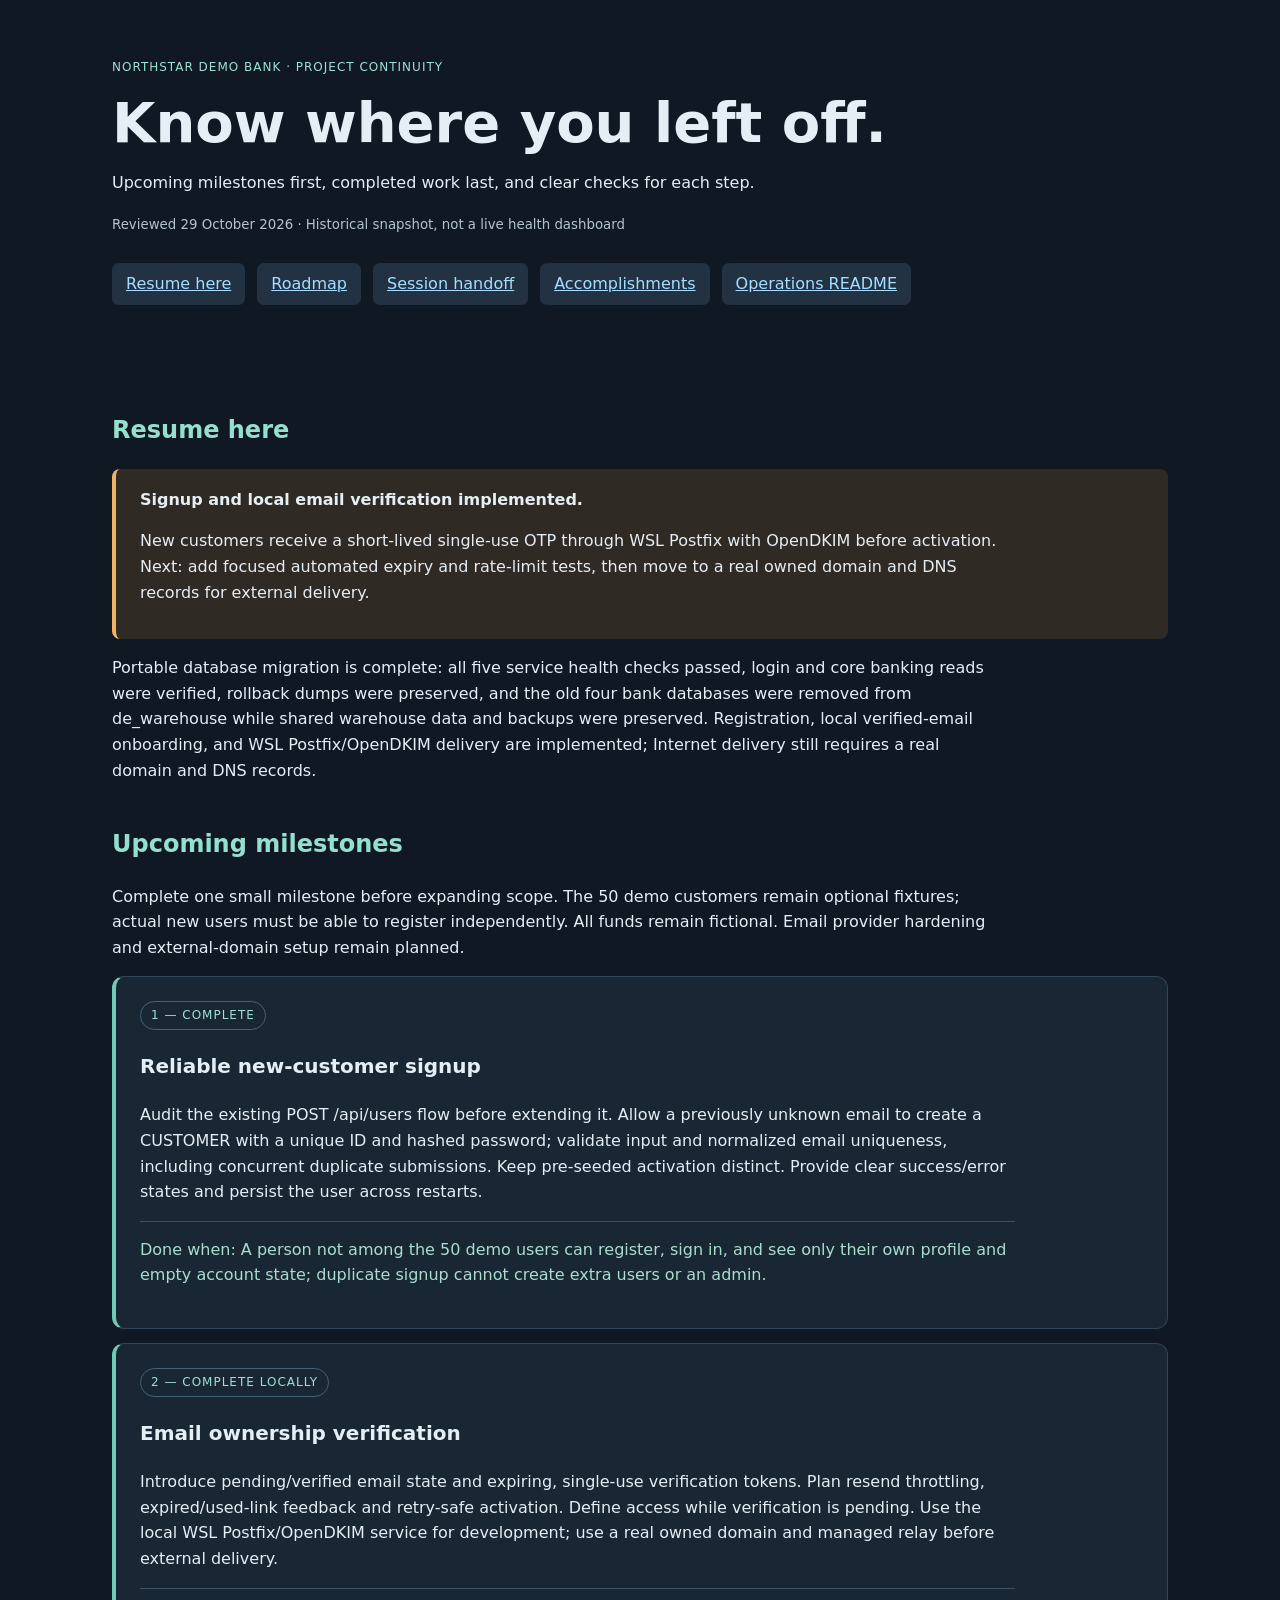
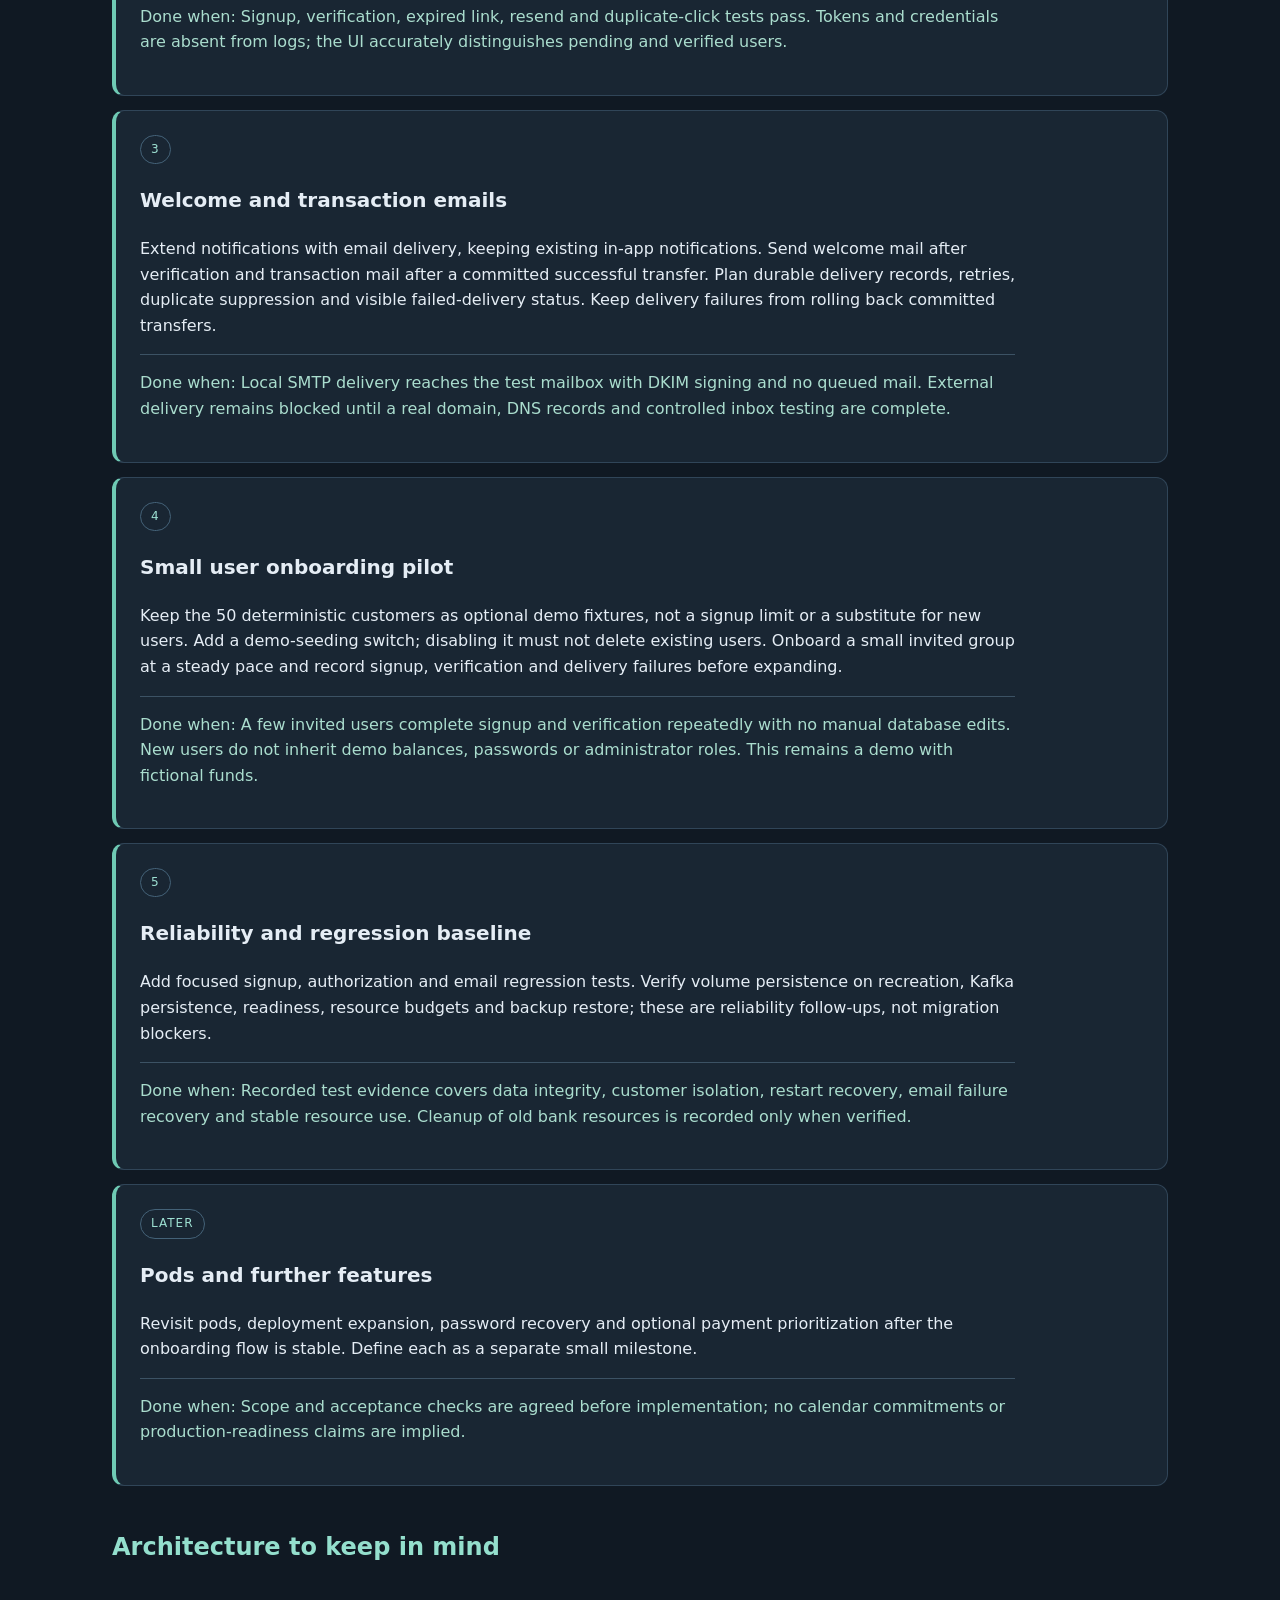
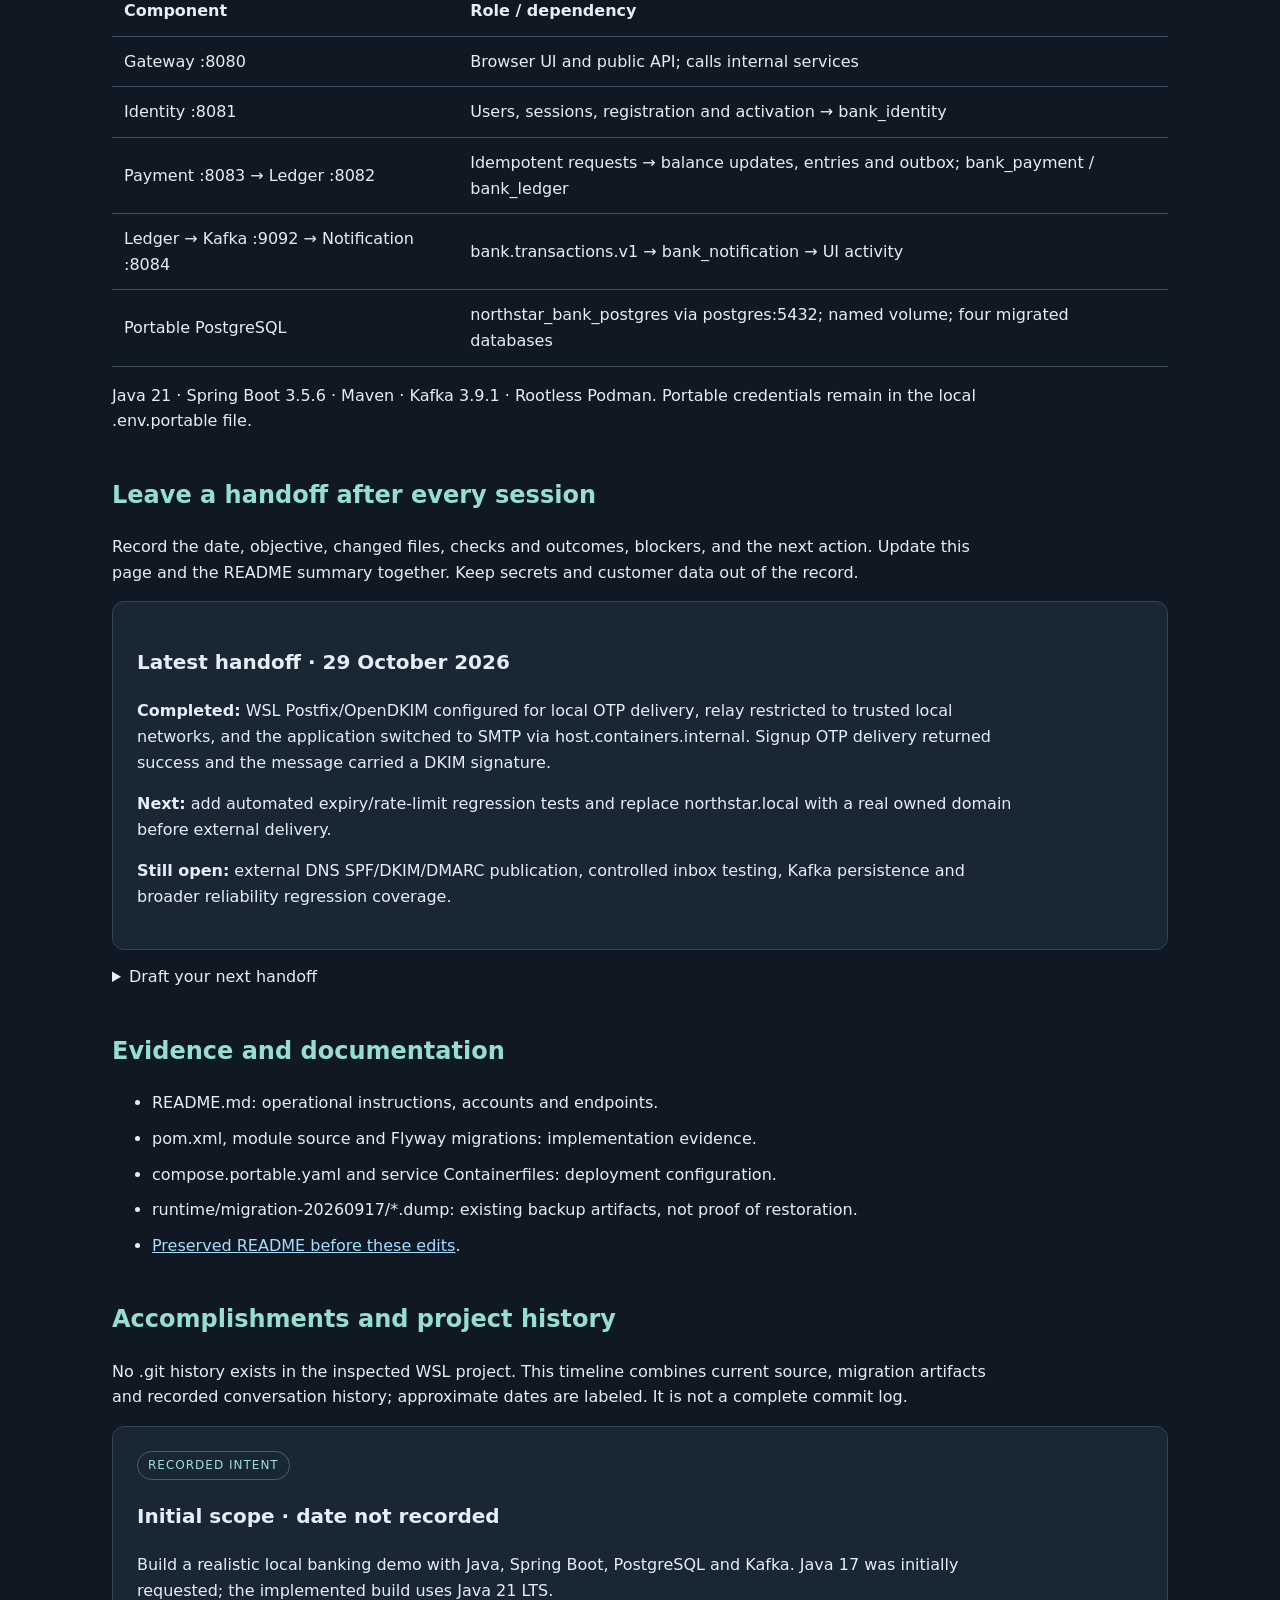
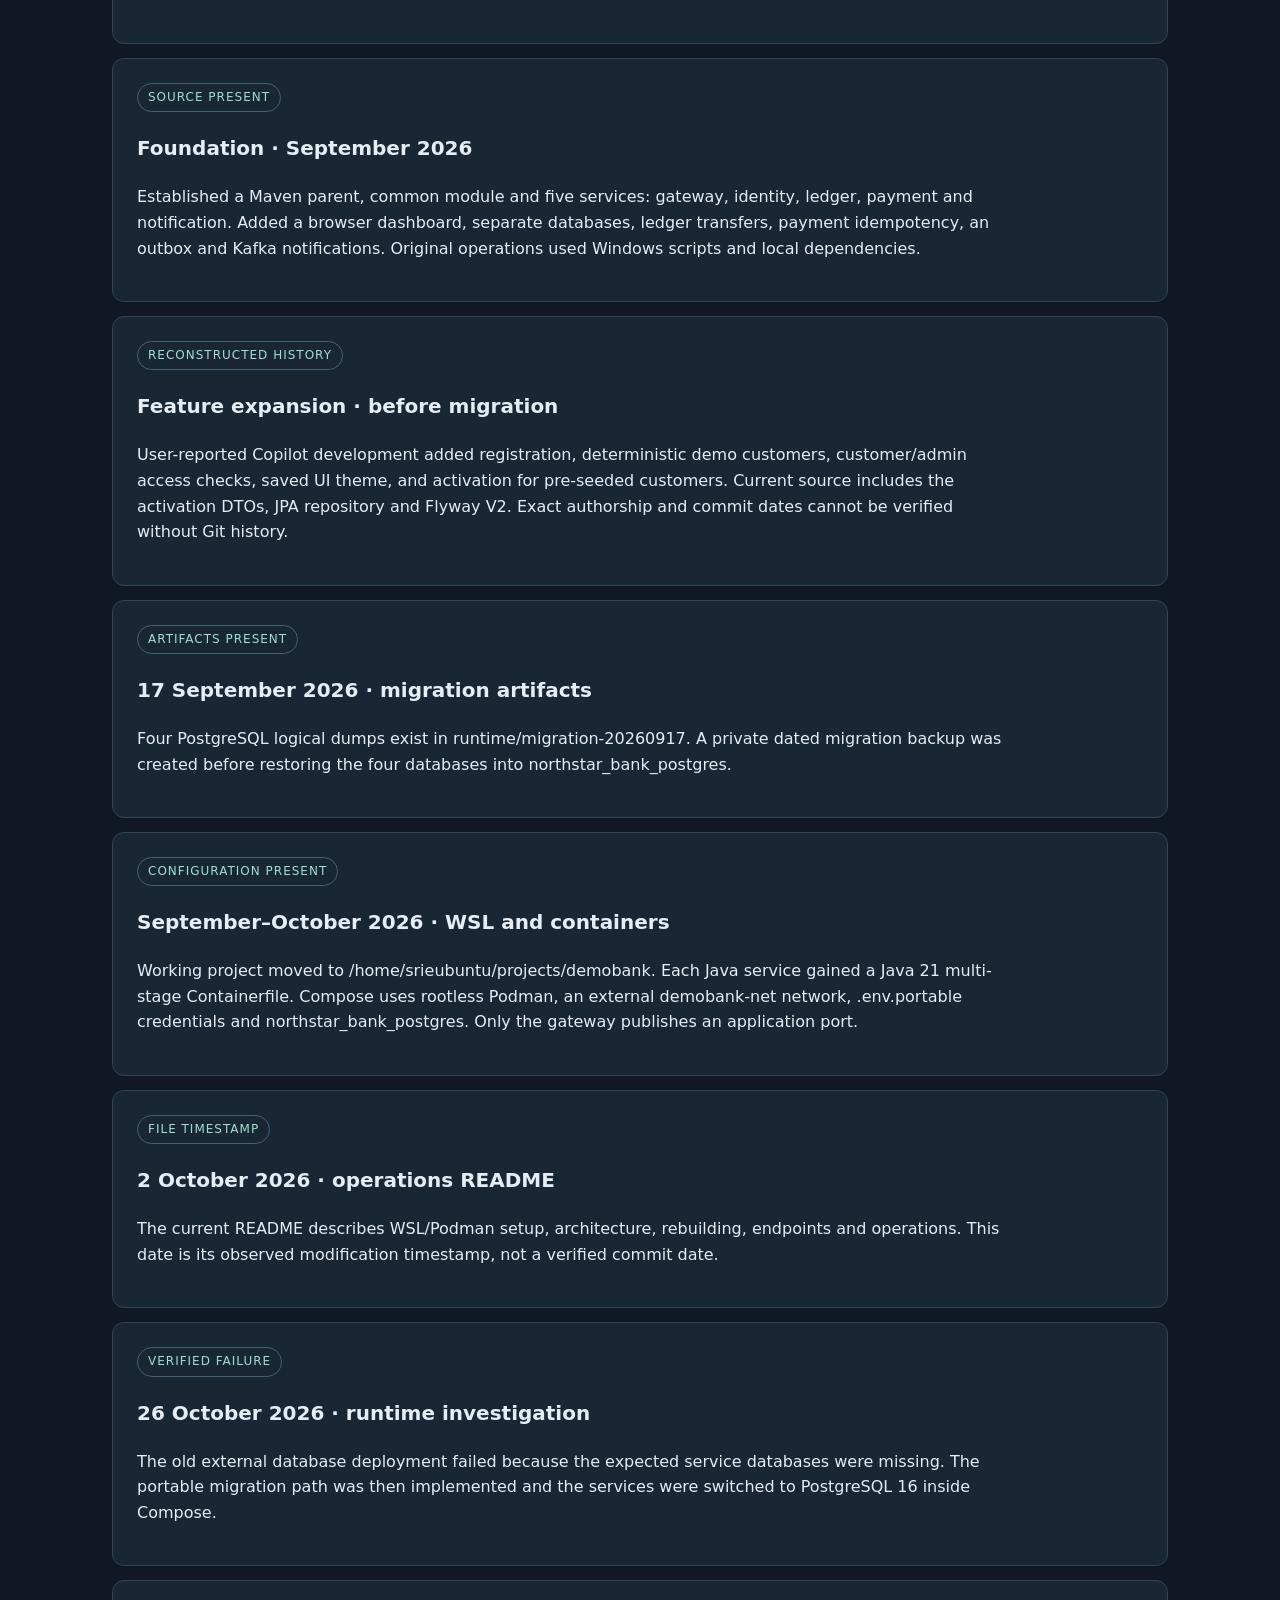
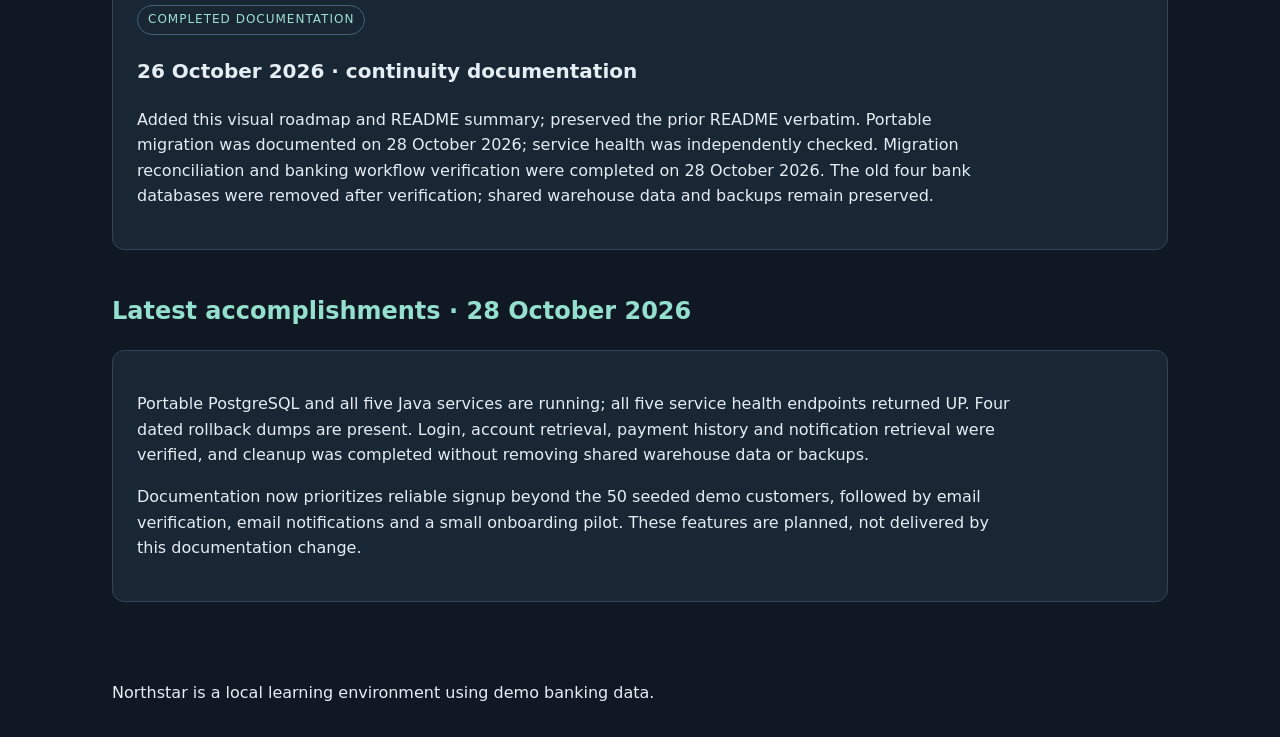
<file: docs/roadmap.html>
<!doctype html><html lang="en"><head><meta charset="utf-8"><meta name="viewport" content="width=device-width,initial-scale=1"><title>Northstar · Project roadmap</title><style>
:root{font-family:system-ui,sans-serif;color:#e5edf5;background:#101923;line-height:1.6}*{box-sizing:border-box}body{margin:0}header,main,footer{max-width:1120px;margin:auto;padding:32px}header{padding-top:58px}h1{font-size:clamp(32px,5vw,56px);line-height:1.1;margin:15px 0}h2{margin-top:42px;color:#94dfcd}h3{font-size:20px}p{max-width:86ch}.eyebrow,.tag{font-size:12px;text-transform:uppercase;letter-spacing:1px;color:#9de0d2}.tag{border:1px solid #446278;border-radius:20px;padding:4px 10px;display:inline-block}nav{display:flex;gap:12px;flex-wrap:wrap;margin-top:26px}a{color:#a5deff}nav a{padding:8px 14px;background:#223243;border-radius:7px}.notice{border-left:4px solid #efb366;background:#302a24;padding:18px 24px;border-radius:8px}.grid{display:grid;grid-template-columns:repeat(2,minmax(0,1fr));gap:18px}article{padding:24px;background:#192633;border:1px solid #304558;border-radius:12px;margin:14px 0}.phase{border-left:4px solid #6fcab4}.exit{border-top:1px solid #3c5264;padding-top:15px;color:#aaddce}li{margin:10px 0}table{width:100%;border-collapse:collapse}td,th{text-align:left;padding:12px;border-bottom:1px solid #3c5264}code{overflow-wrap:anywhere}textarea{width:100%;min-height:200px;background:#101923;color:#e5edf5;border:1px solid #708a9f;padding:14px;font:inherit}button{padding:10px 18px;background:#a0e1d0;color:#11251f;border:0;border-radius:6px;cursor:pointer;margin:12px 10px 0 0}small{color:#b4c3cf}@media(max-width:720px){.grid{grid-template-columns:1fr}header,main,footer{padding:22px}}@media print{body{background:white;color:black}article,.notice{background:white;color:black;break-inside:avoid}h2,a,.tag,.exit{color:#164b46}button,textarea,.draft{display:none}}
</style></head><body><header><div class="eyebrow">Northstar Demo Bank · Project continuity</div><h1>Know where you left off.</h1><p>Upcoming milestones first, completed work last, and clear checks for each step.</p><small>Reviewed 29 October 2026 · Historical snapshot, not a live health dashboard</small><nav><a href="#resume">Resume here</a><a href="#plan">Roadmap</a><a href="#handoff">Session handoff</a><a href="#history">Accomplishments</a><a href="../README.md">Operations README</a></nav></header><main>
<section id="resume"><h2>Resume here</h2><div class="notice"><strong>Signup and local email verification implemented.</strong><p>New customers receive a short-lived single-use OTP through WSL Postfix with OpenDKIM before activation. Next: add focused automated expiry and rate-limit tests, then move to a real owned domain and DNS records for external delivery.</p></div><p>Portable database migration is complete: all five service health checks passed, login and core banking reads were verified, rollback dumps were preserved, and the old four bank databases were removed from de_warehouse while shared warehouse data and backups were preserved. Registration, local verified-email onboarding, and WSL Postfix/OpenDKIM delivery are implemented; Internet delivery still requires a real domain and DNS records.</p></section><section id="plan"><h2>Upcoming milestones</h2><p>Complete one small milestone before expanding scope. The 50 demo customers remain optional fixtures; actual new users must be able to register independently. All funds remain fictional. Email provider hardening and external-domain setup remain planned.</p><article class="phase"><span class="tag">1 — Complete</span><h3>Reliable new-customer signup</h3><p>Audit the existing POST /api/users flow before extending it. Allow a previously unknown email to create a CUSTOMER with a unique ID and hashed password; validate input and normalized email uniqueness, including concurrent duplicate submissions. Keep pre-seeded activation distinct. Provide clear success/error states and persist the user across restarts.</p><p class="exit">Done when: A person not among the 50 demo users can register, sign in, and see only their own profile and empty account state; duplicate signup cannot create extra users or an admin.</p></article><article class="phase"><span class="tag">2 — Complete locally</span><h3>Email ownership verification</h3><p>Introduce pending/verified email state and expiring, single-use verification tokens. Plan resend throttling, expired/used-link feedback and retry-safe activation. Define access while verification is pending. Use the local WSL Postfix/OpenDKIM service for development; use a real owned domain and managed relay before external delivery.</p><p class="exit">Done when: Signup, verification, expired link, resend and duplicate-click tests pass. Tokens and credentials are absent from logs; the UI accurately distinguishes pending and verified users.</p></article><article class="phase"><span class="tag">3</span><h3>Welcome and transaction emails</h3><p>Extend notifications with email delivery, keeping existing in-app notifications. Send welcome mail after verification and transaction mail after a committed successful transfer. Plan durable delivery records, retries, duplicate suppression and visible failed-delivery status. Keep delivery failures from rolling back committed transfers.</p><p class="exit">Done when: Local SMTP delivery reaches the test mailbox with DKIM signing and no queued mail. External delivery remains blocked until a real domain, DNS records and controlled inbox testing are complete.</p></article><article class="phase"><span class="tag">4</span><h3>Small user onboarding pilot</h3><p>Keep the 50 deterministic customers as optional demo fixtures, not a signup limit or a substitute for new users. Add a demo-seeding switch; disabling it must not delete existing users. Onboard a small invited group at a steady pace and record signup, verification and delivery failures before expanding.</p><p class="exit">Done when: A few invited users complete signup and verification repeatedly with no manual database edits. New users do not inherit demo balances, passwords or administrator roles. This remains a demo with fictional funds.</p></article><article class="phase"><span class="tag">5</span><h3>Reliability and regression baseline</h3><p>Add focused signup, authorization and email regression tests. Verify volume persistence on recreation, Kafka persistence, readiness, resource budgets and backup restore; these are reliability follow-ups, not migration blockers.</p><p class="exit">Done when: Recorded test evidence covers data integrity, customer isolation, restart recovery, email failure recovery and stable resource use. Cleanup of old bank resources is recorded only when verified.</p></article><article class="phase"><span class="tag">Later</span><h3>Pods and further features</h3><p>Revisit pods, deployment expansion, password recovery and optional payment prioritization after the onboarding flow is stable. Define each as a separate small milestone.</p><p class="exit">Done when: Scope and acceptance checks are agreed before implementation; no calendar commitments or production-readiness claims are implied.</p></article></section>
<section><h2>Architecture to keep in mind</h2><table><tr><th>Component</th><th>Role / dependency</th></tr><tr><td>Gateway :8080</td><td>Browser UI and public API; calls internal services</td></tr><tr><td>Identity :8081</td><td>Users, sessions, registration and activation → bank_identity</td></tr><tr><td>Payment :8083 → Ledger :8082</td><td>Idempotent requests → balance updates, entries and outbox; bank_payment / bank_ledger</td></tr><tr><td>Ledger → Kafka :9092 → Notification :8084</td><td>bank.transactions.v1 → bank_notification → UI activity</td></tr><tr><td>Portable PostgreSQL</td><td>northstar_bank_postgres via postgres:5432; named volume; four migrated databases</td></tr></table><p>Java 21 · Spring Boot 3.5.6 · Maven · Kafka 3.9.1 · Rootless Podman. Portable credentials remain in the local .env.portable file.</p></section>
<section id="handoff"><h2>Leave a handoff after every session</h2><p>Record the date, objective, changed files, checks and outcomes, blockers, and the next action. Update this page and the README summary together. Keep secrets and customer data out of the record.</p><article><h3>Latest handoff · 29 October 2026</h3><p><strong>Completed:</strong> WSL Postfix/OpenDKIM configured for local OTP delivery, relay restricted to trusted local networks, and the application switched to SMTP via host.containers.internal. Signup OTP delivery returned success and the message carried a DKIM signature.</p><p><strong>Next:</strong> add automated expiry/rate-limit regression tests and replace northstar.local with a real owned domain before external delivery.</p><p><strong>Still open:</strong> external DNS SPF/DKIM/DMARC publication, controlled inbox testing, Kafka persistence and broader reliability regression coverage.</p></article><details class="draft"><summary>Draft your next handoff</summary><p>This scratchpad is temporary. Download your note before leaving; it does not update project files automatically.</p><textarea id="note" aria-label="Session handoff draft">Date:
Objective:
Changed files:
Checks and results:
Remaining blockers:
Next action:
</textarea><button id="download">Download handoff.txt</button><button onclick="window.print()">Print roadmap / save PDF</button></details></section><section><h2>Evidence and documentation</h2><ul><li>README.md: operational instructions, accounts and endpoints.</li><li>pom.xml, module source and Flyway migrations: implementation evidence.</li><li>compose.portable.yaml and service Containerfiles: deployment configuration.</li><li>runtime/migration-20260917/*.dump: existing backup artifacts, not proof of restoration.</li><li><a href="README.before-roadmap-2026-10-26.md">Preserved README before these edits</a>.</li></ul></section><section id="history"><h2>Accomplishments and project history</h2><p>No .git history exists in the inspected WSL project. This timeline combines current source, migration artifacts and recorded conversation history; approximate dates are labeled. It is not a complete commit log.</p><article><span class="tag">Recorded intent</span><h3>Initial scope · date not recorded</h3><p>Build a realistic local banking demo with Java, Spring Boot, PostgreSQL and Kafka. Java 17 was initially requested; the implemented build uses Java 21 LTS.</p></article><article><span class="tag">Source present</span><h3>Foundation · September 2026</h3><p>Established a Maven parent, common module and five services: gateway, identity, ledger, payment and notification. Added a browser dashboard, separate databases, ledger transfers, payment idempotency, an outbox and Kafka notifications. Original operations used Windows scripts and local dependencies.</p></article><article><span class="tag">Reconstructed history</span><h3>Feature expansion · before migration</h3><p>User-reported Copilot development added registration, deterministic demo customers, customer/admin access checks, saved UI theme, and activation for pre-seeded customers. Current source includes the activation DTOs, JPA repository and Flyway V2. Exact authorship and commit dates cannot be verified without Git history.</p></article><article><span class="tag">Artifacts present</span><h3>17 September 2026 · migration artifacts</h3><p>Four PostgreSQL logical dumps exist in runtime/migration-20260917. A private dated migration backup was created before restoring the four databases into northstar_bank_postgres.</p></article><article><span class="tag">Configuration present</span><h3>September–October 2026 · WSL and containers</h3><p>Working project moved to /home/srieubuntu/projects/demobank. Each Java service gained a Java 21 multi-stage Containerfile. Compose uses rootless Podman, an external demobank-net network, .env.portable credentials and northstar_bank_postgres. Only the gateway publishes an application port.</p></article><article><span class="tag">File timestamp</span><h3>2 October 2026 · operations README</h3><p>The current README describes WSL/Podman setup, architecture, rebuilding, endpoints and operations. This date is its observed modification timestamp, not a verified commit date.</p></article><article><span class="tag">Verified failure</span><h3>26 October 2026 · runtime investigation</h3><p>The old external database deployment failed because the expected service databases were missing. The portable migration path was then implemented and the services were switched to PostgreSQL 16 inside Compose.</p></article><article><span class="tag">Completed documentation</span><h3>26 October 2026 · continuity documentation</h3><p>Added this visual roadmap and README summary; preserved the prior README verbatim. Portable migration was documented on 28 October 2026; service health was independently checked. Migration reconciliation and banking workflow verification were completed on 28 October 2026. The old four bank databases were removed after verification; shared warehouse data and backups remain preserved.</p></article></section><section id="completed"><h2>Latest accomplishments · 28 October 2026</h2><article><p>Portable PostgreSQL and all five Java services are running; all five service health endpoints returned UP. Four dated rollback dumps are present. Login, account retrieval, payment history and notification retrieval were verified, and cleanup was completed without removing shared warehouse data or backups.</p><p>Documentation now prioritizes reliable signup beyond the 50 seeded demo customers, followed by email verification, email notifications and a small onboarding pilot. These features are planned, not delivered by this documentation change.</p></article></section></main><footer>Northstar is a local learning environment using demo banking data.</footer><script>document.getElementById('download').onclick=()=>{const u=URL.createObjectURL(new Blob([document.getElementById('note').value],{type:'text/plain'}));const a=document.createElement('a');a.href=u;a.download='northstar-handoff.txt';a.click();setTimeout(()=>URL.revokeObjectURL(u),1000)};</script></body></html>
</file>
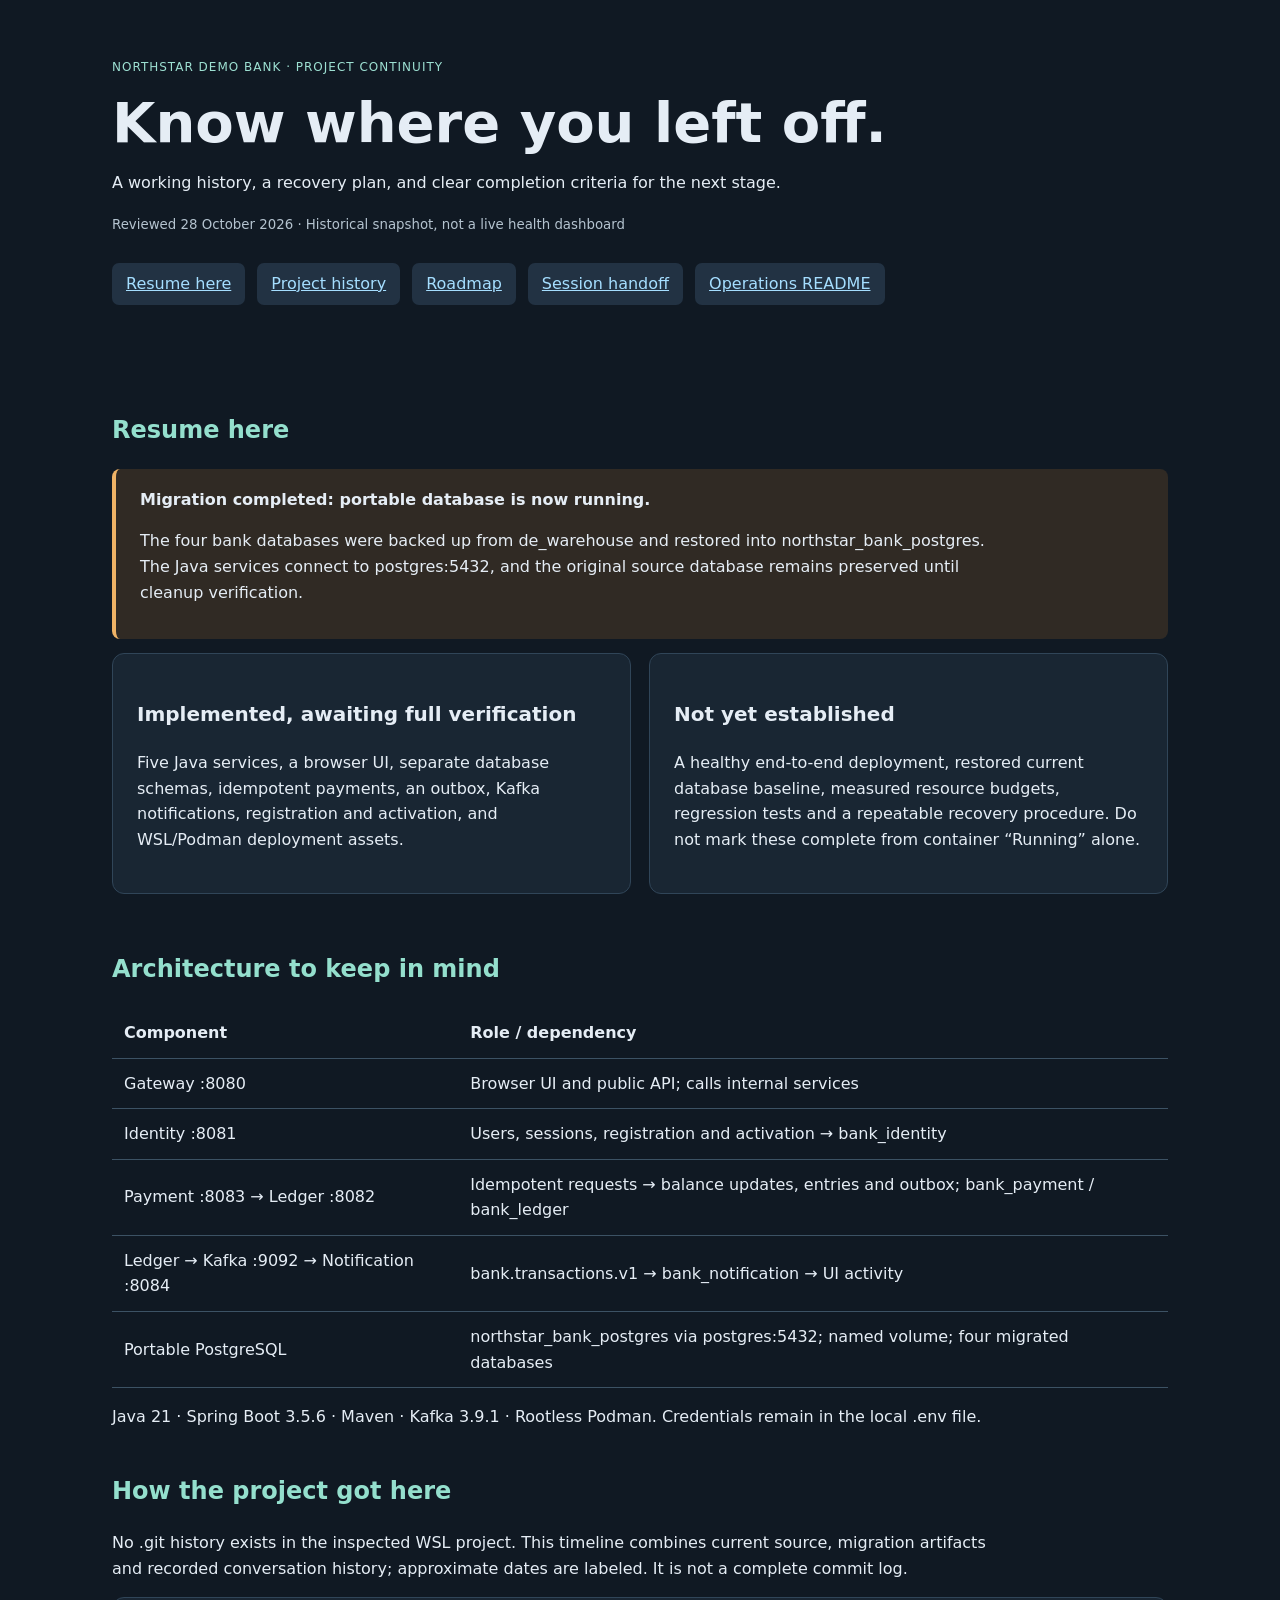
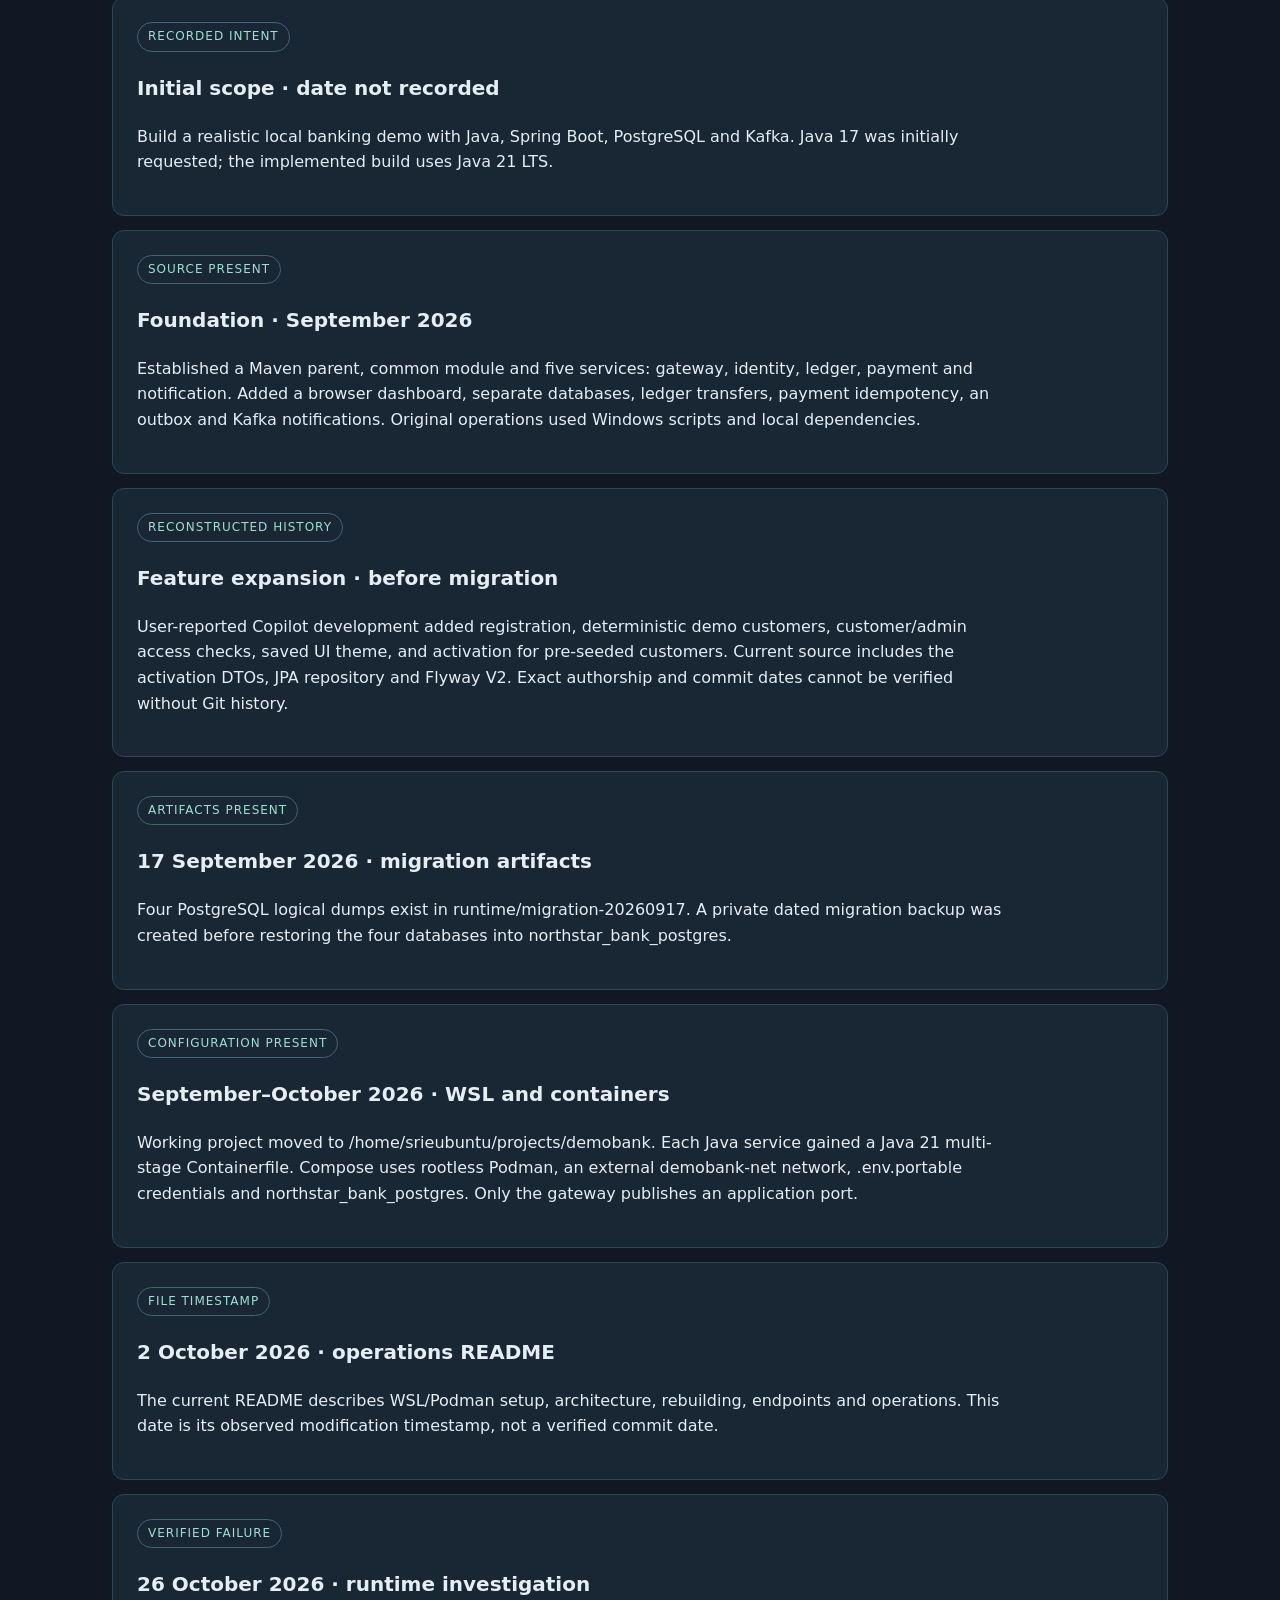
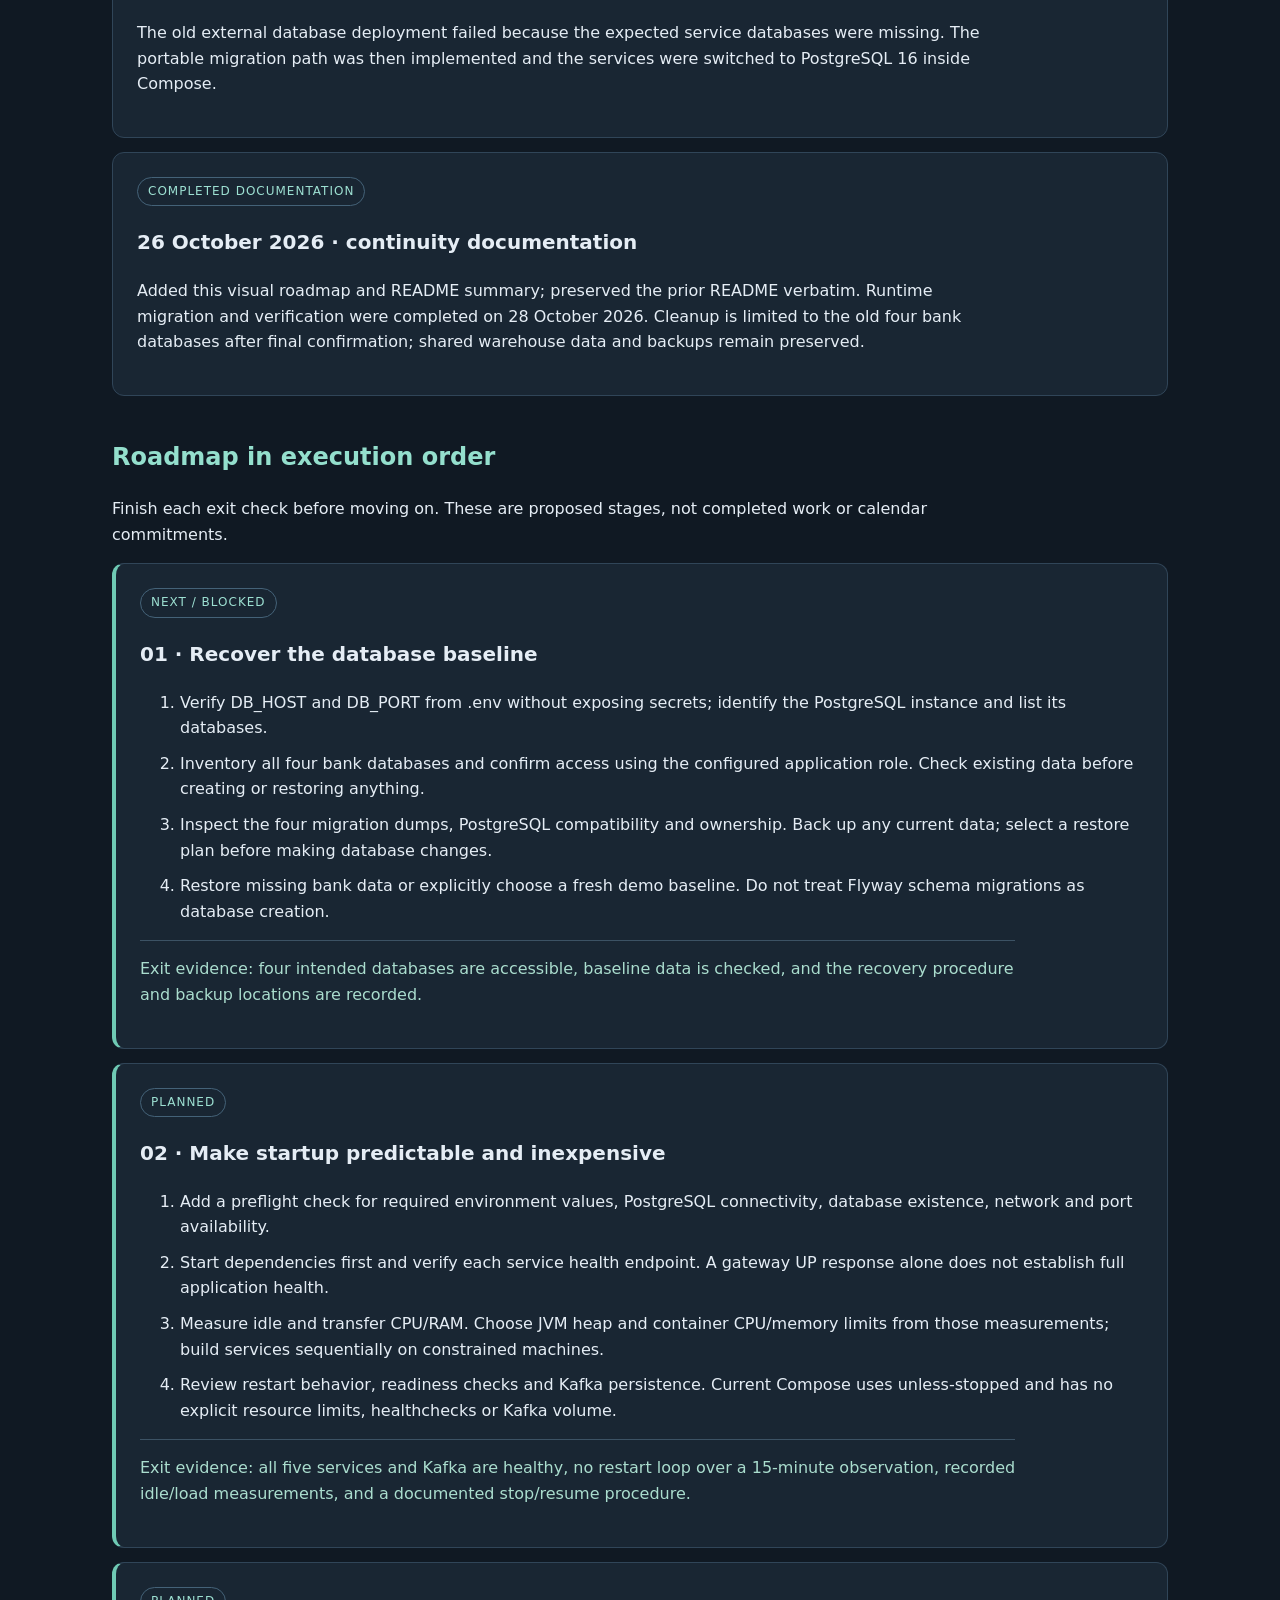
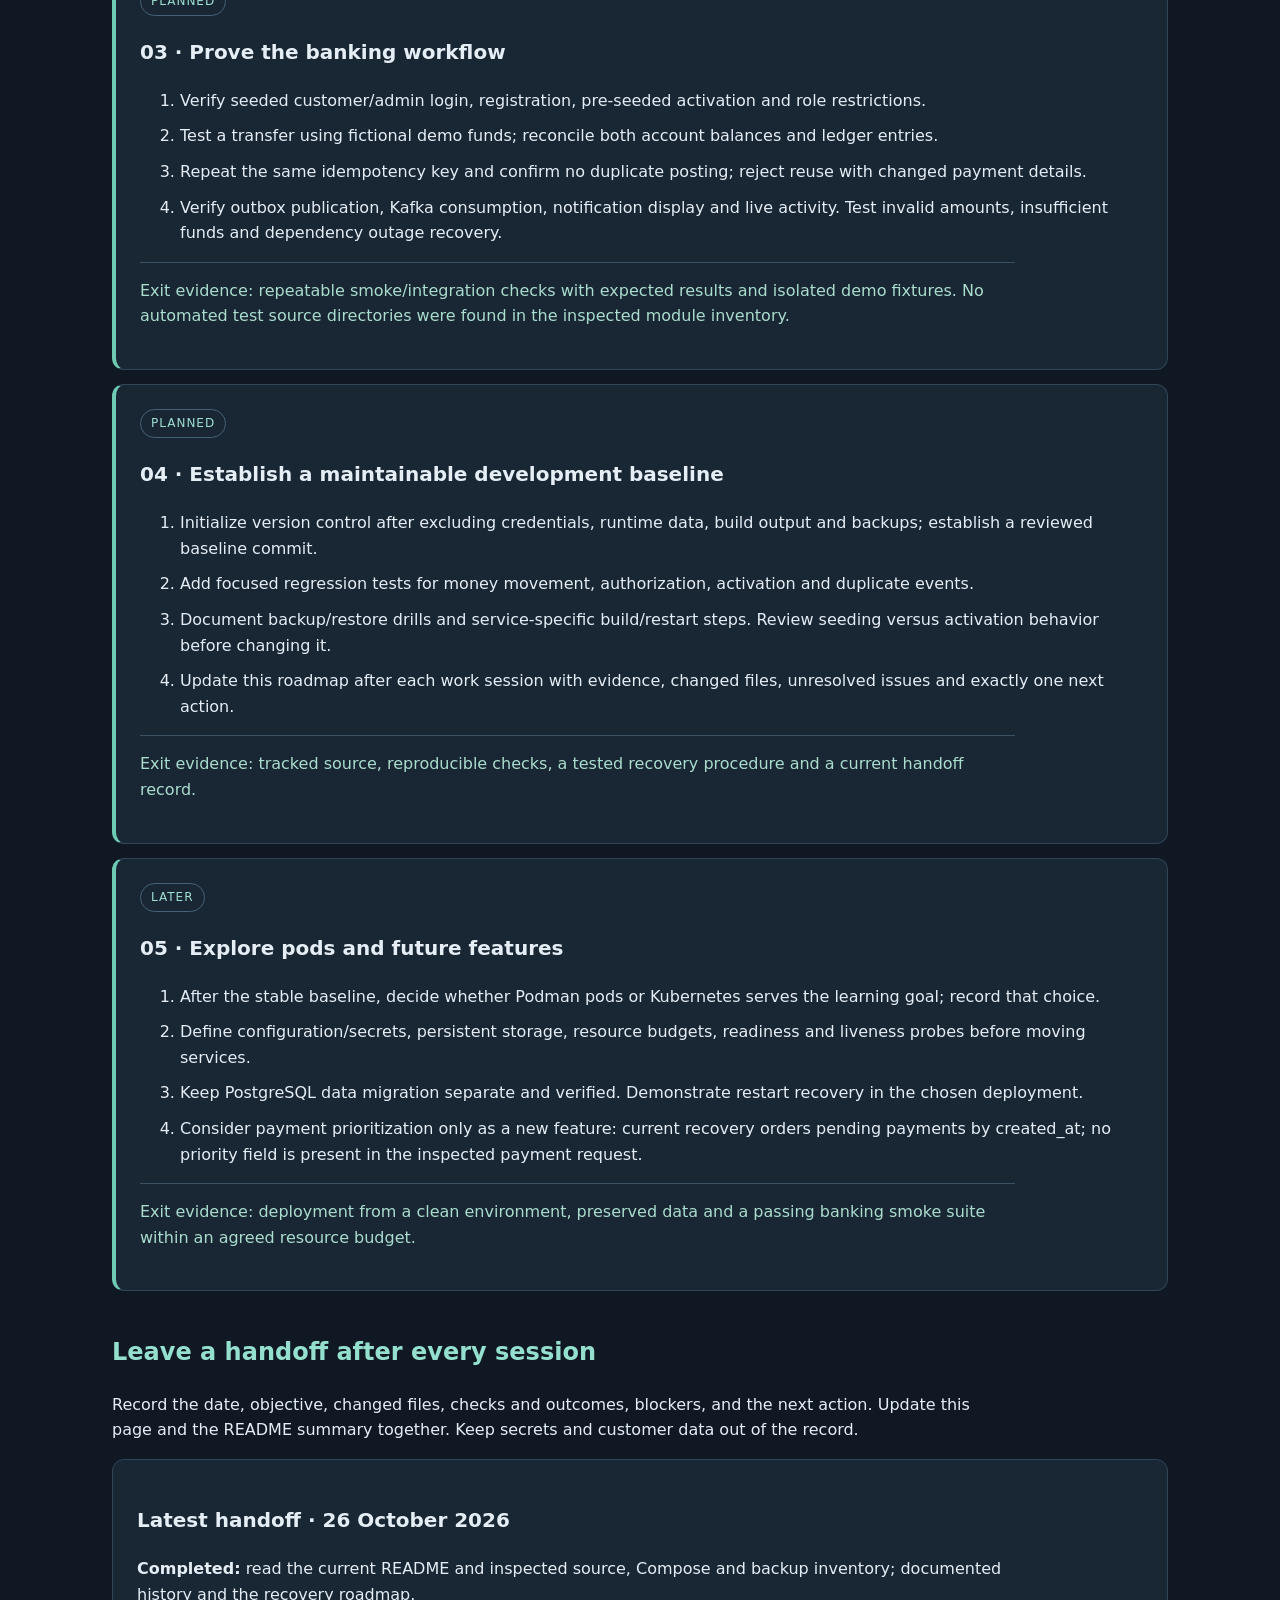
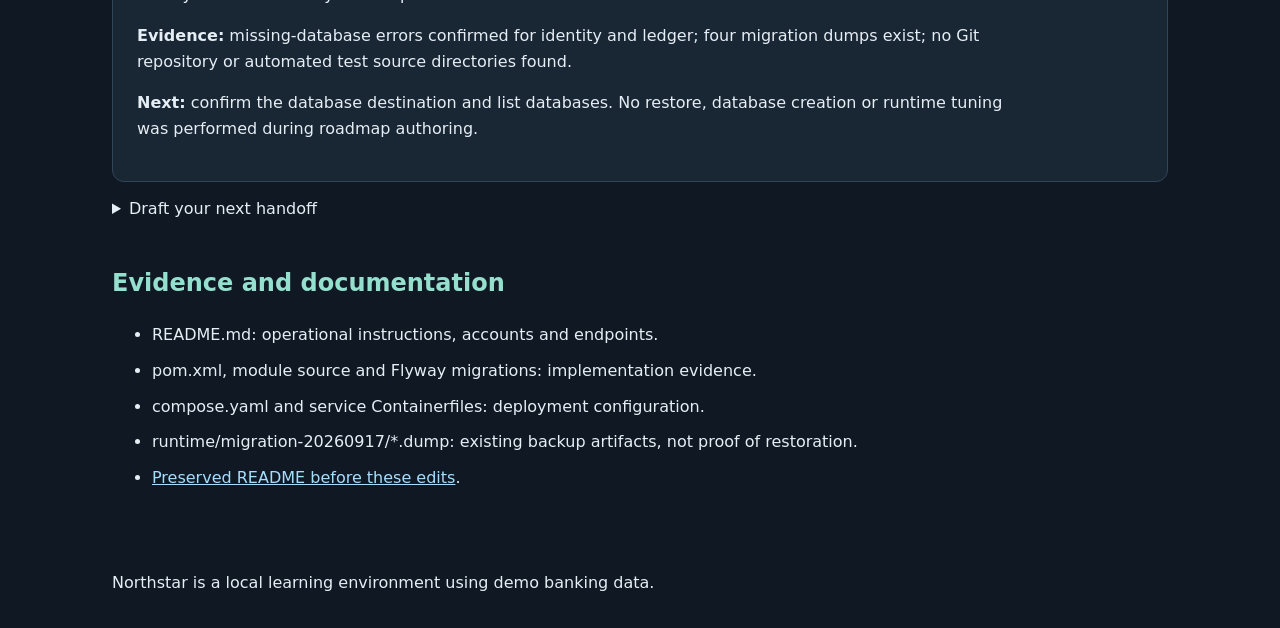
<file: docs/archive/before-signup-plan-20261028/roadmap.html>
<!doctype html><html lang="en"><head><meta charset="utf-8"><meta name="viewport" content="width=device-width,initial-scale=1"><title>Northstar · Project roadmap</title><style>
:root{font-family:system-ui,sans-serif;color:#e5edf5;background:#101923;line-height:1.6}*{box-sizing:border-box}body{margin:0}header,main,footer{max-width:1120px;margin:auto;padding:32px}header{padding-top:58px}h1{font-size:clamp(32px,5vw,56px);line-height:1.1;margin:15px 0}h2{margin-top:42px;color:#94dfcd}h3{font-size:20px}p{max-width:86ch}.eyebrow,.tag{font-size:12px;text-transform:uppercase;letter-spacing:1px;color:#9de0d2}.tag{border:1px solid #446278;border-radius:20px;padding:4px 10px;display:inline-block}nav{display:flex;gap:12px;flex-wrap:wrap;margin-top:26px}a{color:#a5deff}nav a{padding:8px 14px;background:#223243;border-radius:7px}.notice{border-left:4px solid #efb366;background:#302a24;padding:18px 24px;border-radius:8px}.grid{display:grid;grid-template-columns:repeat(2,minmax(0,1fr));gap:18px}article{padding:24px;background:#192633;border:1px solid #304558;border-radius:12px;margin:14px 0}.phase{border-left:4px solid #6fcab4}.exit{border-top:1px solid #3c5264;padding-top:15px;color:#aaddce}li{margin:10px 0}table{width:100%;border-collapse:collapse}td,th{text-align:left;padding:12px;border-bottom:1px solid #3c5264}code{overflow-wrap:anywhere}textarea{width:100%;min-height:200px;background:#101923;color:#e5edf5;border:1px solid #708a9f;padding:14px;font:inherit}button{padding:10px 18px;background:#a0e1d0;color:#11251f;border:0;border-radius:6px;cursor:pointer;margin:12px 10px 0 0}small{color:#b4c3cf}@media(max-width:720px){.grid{grid-template-columns:1fr}header,main,footer{padding:22px}}@media print{body{background:white;color:black}article,.notice{background:white;color:black;break-inside:avoid}h2,a,.tag,.exit{color:#164b46}button,textarea,.draft{display:none}}
</style></head><body><header><div class="eyebrow">Northstar Demo Bank · Project continuity</div><h1>Know where you left off.</h1><p>A working history, a recovery plan, and clear completion criteria for the next stage.</p><small>Reviewed 28 October 2026 · Historical snapshot, not a live health dashboard</small><nav><a href="#resume">Resume here</a><a href="#history">Project history</a><a href="#plan">Roadmap</a><a href="#handoff">Session handoff</a><a href="../README.md">Operations README</a></nav></header><main>
<section id="resume"><h2>Resume here</h2><div class="notice"><strong>Migration completed: portable database is now running.</strong><p>The four bank databases were backed up from de_warehouse and restored into northstar_bank_postgres. The Java services connect to postgres:5432, and the original source database remains preserved until cleanup verification.</p></div><div class="grid"><article><h3>Implemented, awaiting full verification</h3><p>Five Java services, a browser UI, separate database schemas, idempotent payments, an outbox, Kafka notifications, registration and activation, and WSL/Podman deployment assets.</p></article><article><h3>Not yet established</h3><p>A healthy end-to-end deployment, restored current database baseline, measured resource budgets, regression tests and a repeatable recovery procedure. Do not mark these complete from container “Running” alone.</p></article></div></section>
<section><h2>Architecture to keep in mind</h2><table><tr><th>Component</th><th>Role / dependency</th></tr><tr><td>Gateway :8080</td><td>Browser UI and public API; calls internal services</td></tr><tr><td>Identity :8081</td><td>Users, sessions, registration and activation → bank_identity</td></tr><tr><td>Payment :8083 → Ledger :8082</td><td>Idempotent requests → balance updates, entries and outbox; bank_payment / bank_ledger</td></tr><tr><td>Ledger → Kafka :9092 → Notification :8084</td><td>bank.transactions.v1 → bank_notification → UI activity</td></tr><tr><td>Portable PostgreSQL</td><td>northstar_bank_postgres via postgres:5432; named volume; four migrated databases</td></tr></table><p>Java 21 · Spring Boot 3.5.6 · Maven · Kafka 3.9.1 · Rootless Podman. Credentials remain in the local .env file.</p></section>
<section id="history"><h2>How the project got here</h2><p>No .git history exists in the inspected WSL project. This timeline combines current source, migration artifacts and recorded conversation history; approximate dates are labeled. It is not a complete commit log.</p><article><span class="tag">Recorded intent</span><h3>Initial scope · date not recorded</h3><p>Build a realistic local banking demo with Java, Spring Boot, PostgreSQL and Kafka. Java 17 was initially requested; the implemented build uses Java 21 LTS.</p></article><article><span class="tag">Source present</span><h3>Foundation · September 2026</h3><p>Established a Maven parent, common module and five services: gateway, identity, ledger, payment and notification. Added a browser dashboard, separate databases, ledger transfers, payment idempotency, an outbox and Kafka notifications. Original operations used Windows scripts and local dependencies.</p></article><article><span class="tag">Reconstructed history</span><h3>Feature expansion · before migration</h3><p>User-reported Copilot development added registration, deterministic demo customers, customer/admin access checks, saved UI theme, and activation for pre-seeded customers. Current source includes the activation DTOs, JPA repository and Flyway V2. Exact authorship and commit dates cannot be verified without Git history.</p></article><article><span class="tag">Artifacts present</span><h3>17 September 2026 · migration artifacts</h3><p>Four PostgreSQL logical dumps exist in runtime/migration-20260917. A private dated migration backup was created before restoring the four databases into northstar_bank_postgres.</p></article><article><span class="tag">Configuration present</span><h3>September–October 2026 · WSL and containers</h3><p>Working project moved to /home/srieubuntu/projects/demobank. Each Java service gained a Java 21 multi-stage Containerfile. Compose uses rootless Podman, an external demobank-net network, .env.portable credentials and northstar_bank_postgres. Only the gateway publishes an application port.</p></article><article><span class="tag">File timestamp</span><h3>2 October 2026 · operations README</h3><p>The current README describes WSL/Podman setup, architecture, rebuilding, endpoints and operations. This date is its observed modification timestamp, not a verified commit date.</p></article><article><span class="tag">Verified failure</span><h3>26 October 2026 · runtime investigation</h3><p>The old external database deployment failed because the expected service databases were missing. The portable migration path was then implemented and the services were switched to PostgreSQL 16 inside Compose.</p></article><article><span class="tag">Completed documentation</span><h3>26 October 2026 · continuity documentation</h3><p>Added this visual roadmap and README summary; preserved the prior README verbatim. Runtime migration and verification were completed on 28 October 2026. Cleanup is limited to the old four bank databases after final confirmation; shared warehouse data and backups remain preserved.</p></article></section><section id="plan"><h2>Roadmap in execution order</h2><p>Finish each exit check before moving on. These are proposed stages, not completed work or calendar commitments.</p><article class="phase"><span class="tag">NEXT / BLOCKED</span><h3>01 · Recover the database baseline</h3><ol><li>Verify DB_HOST and DB_PORT from .env without exposing secrets; identify the PostgreSQL instance and list its databases.</li><li>Inventory all four bank databases and confirm access using the configured application role. Check existing data before creating or restoring anything.</li><li>Inspect the four migration dumps, PostgreSQL compatibility and ownership. Back up any current data; select a restore plan before making database changes.</li><li>Restore missing bank data or explicitly choose a fresh demo baseline. Do not treat Flyway schema migrations as database creation.</li></ol><p class="exit">Exit evidence: four intended databases are accessible, baseline data is checked, and the recovery procedure and backup locations are recorded.</p></article><article class="phase"><span class="tag">PLANNED</span><h3>02 · Make startup predictable and inexpensive</h3><ol><li>Add a preflight check for required environment values, PostgreSQL connectivity, database existence, network and port availability.</li><li>Start dependencies first and verify each service health endpoint. A gateway UP response alone does not establish full application health.</li><li>Measure idle and transfer CPU/RAM. Choose JVM heap and container CPU/memory limits from those measurements; build services sequentially on constrained machines.</li><li>Review restart behavior, readiness checks and Kafka persistence. Current Compose uses unless-stopped and has no explicit resource limits, healthchecks or Kafka volume.</li></ol><p class="exit">Exit evidence: all five services and Kafka are healthy, no restart loop over a 15-minute observation, recorded idle/load measurements, and a documented stop/resume procedure.</p></article><article class="phase"><span class="tag">PLANNED</span><h3>03 · Prove the banking workflow</h3><ol><li>Verify seeded customer/admin login, registration, pre-seeded activation and role restrictions.</li><li>Test a transfer using fictional demo funds; reconcile both account balances and ledger entries.</li><li>Repeat the same idempotency key and confirm no duplicate posting; reject reuse with changed payment details.</li><li>Verify outbox publication, Kafka consumption, notification display and live activity. Test invalid amounts, insufficient funds and dependency outage recovery.</li></ol><p class="exit">Exit evidence: repeatable smoke/integration checks with expected results and isolated demo fixtures. No automated test source directories were found in the inspected module inventory.</p></article><article class="phase"><span class="tag">PLANNED</span><h3>04 · Establish a maintainable development baseline</h3><ol><li>Initialize version control after excluding credentials, runtime data, build output and backups; establish a reviewed baseline commit.</li><li>Add focused regression tests for money movement, authorization, activation and duplicate events.</li><li>Document backup/restore drills and service-specific build/restart steps. Review seeding versus activation behavior before changing it.</li><li>Update this roadmap after each work session with evidence, changed files, unresolved issues and exactly one next action.</li></ol><p class="exit">Exit evidence: tracked source, reproducible checks, a tested recovery procedure and a current handoff record.</p></article><article class="phase"><span class="tag">LATER</span><h3>05 · Explore pods and future features</h3><ol><li>After the stable baseline, decide whether Podman pods or Kubernetes serves the learning goal; record that choice.</li><li>Define configuration/secrets, persistent storage, resource budgets, readiness and liveness probes before moving services.</li><li>Keep PostgreSQL data migration separate and verified. Demonstrate restart recovery in the chosen deployment.</li><li>Consider payment prioritization only as a new feature: current recovery orders pending payments by created_at; no priority field is present in the inspected payment request.</li></ol><p class="exit">Exit evidence: deployment from a clean environment, preserved data and a passing banking smoke suite within an agreed resource budget.</p></article></section><section id="handoff"><h2>Leave a handoff after every session</h2><p>Record the date, objective, changed files, checks and outcomes, blockers, and the next action. Update this page and the README summary together. Keep secrets and customer data out of the record.</p><article><h3>Latest handoff · 26 October 2026</h3><p><strong>Completed:</strong> read the current README and inspected source, Compose and backup inventory; documented history and the recovery roadmap.</p><p><strong>Evidence:</strong> missing-database errors confirmed for identity and ledger; four migration dumps exist; no Git repository or automated test source directories found.</p><p><strong>Next:</strong> confirm the database destination and list databases. No restore, database creation or runtime tuning was performed during roadmap authoring.</p></article><details class="draft"><summary>Draft your next handoff</summary><p>This scratchpad is temporary. Download your note before leaving; it does not update project files automatically.</p><textarea id="note" aria-label="Session handoff draft">Date:
Objective:
Changed files:
Checks and results:
Remaining blockers:
Next action:
</textarea><button id="download">Download handoff.txt</button><button onclick="window.print()">Print roadmap / save PDF</button></details></section><section><h2>Evidence and documentation</h2><ul><li>README.md: operational instructions, accounts and endpoints.</li><li>pom.xml, module source and Flyway migrations: implementation evidence.</li><li>compose.yaml and service Containerfiles: deployment configuration.</li><li>runtime/migration-20260917/*.dump: existing backup artifacts, not proof of restoration.</li><li><a href="README.before-roadmap-2026-10-26.md">Preserved README before these edits</a>.</li></ul></section></main><footer>Northstar is a local learning environment using demo banking data.</footer><script>document.getElementById('download').onclick=()=>{const u=URL.createObjectURL(new Blob([document.getElementById('note').value],{type:'text/plain'}));const a=document.createElement('a');a.href=u;a.download='northstar-handoff.txt';a.click();setTimeout(()=>URL.revokeObjectURL(u),1000)};</script></body></html>
</file>
